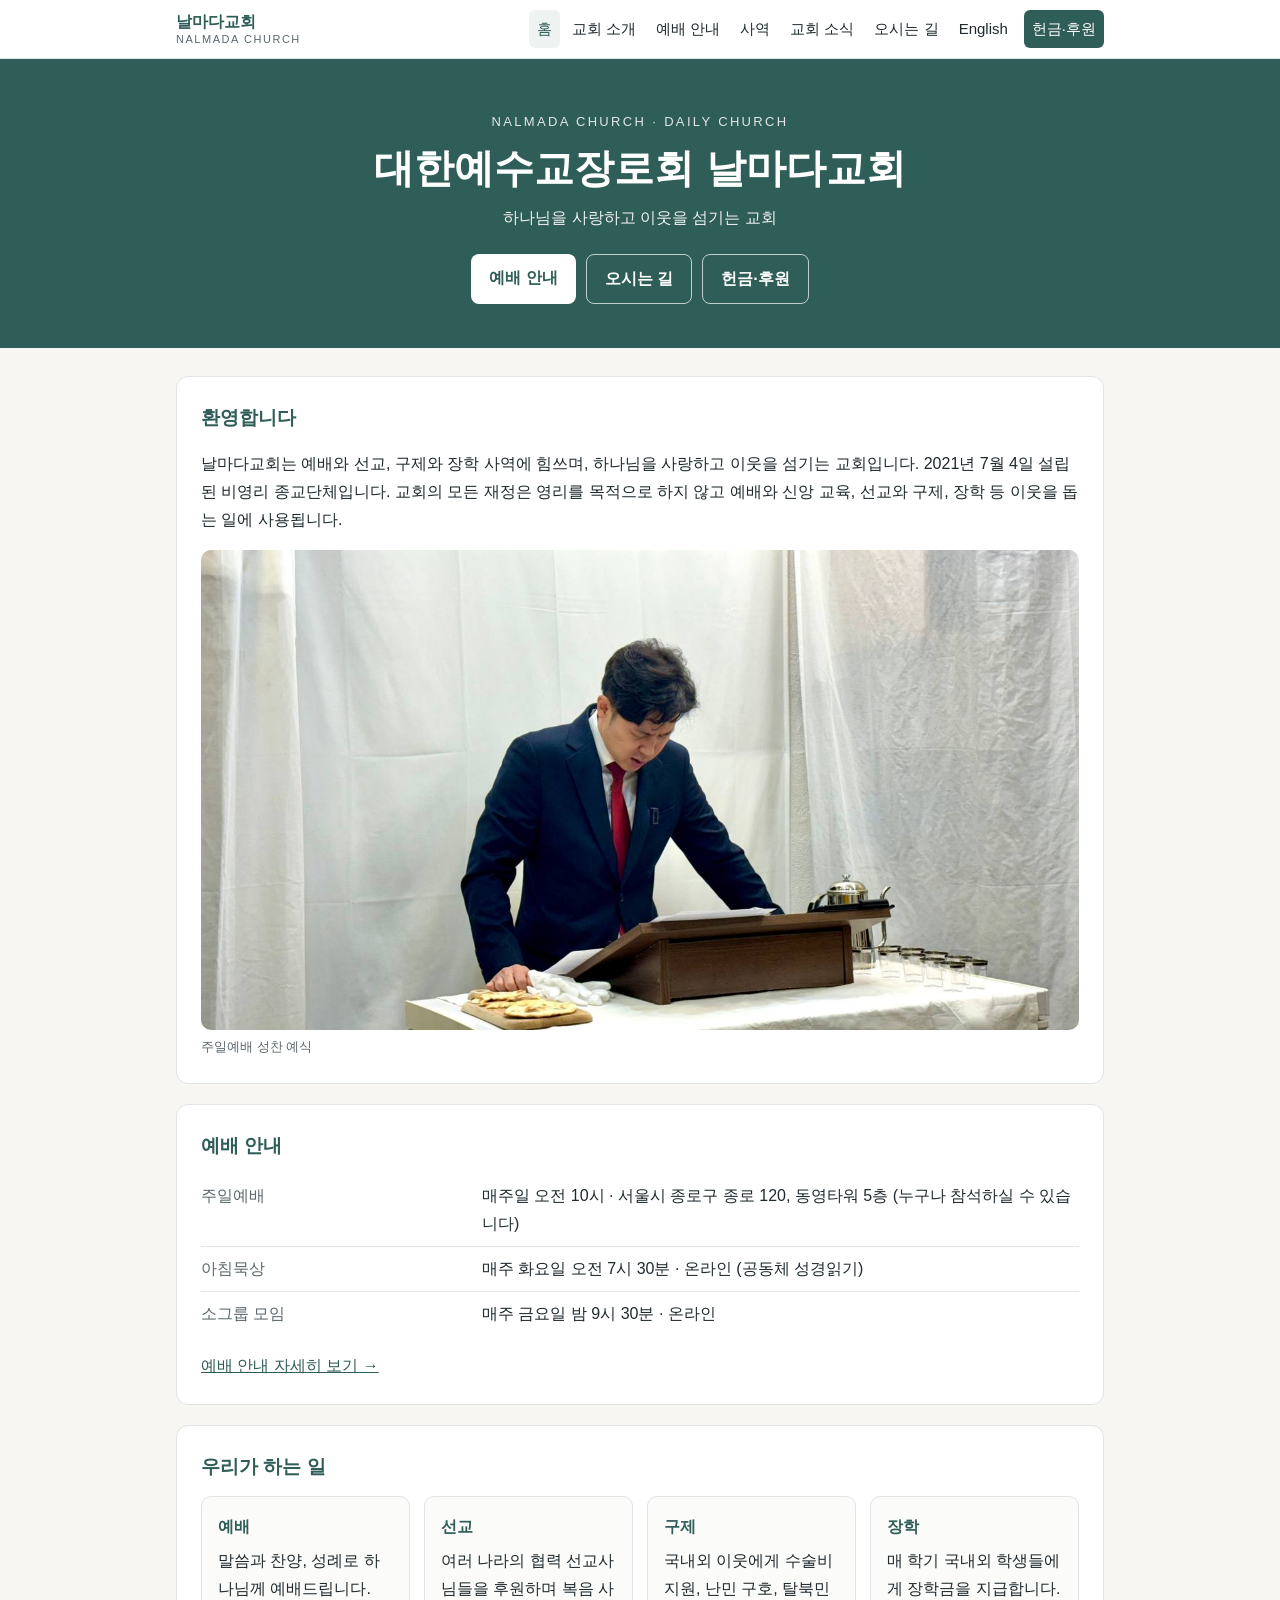
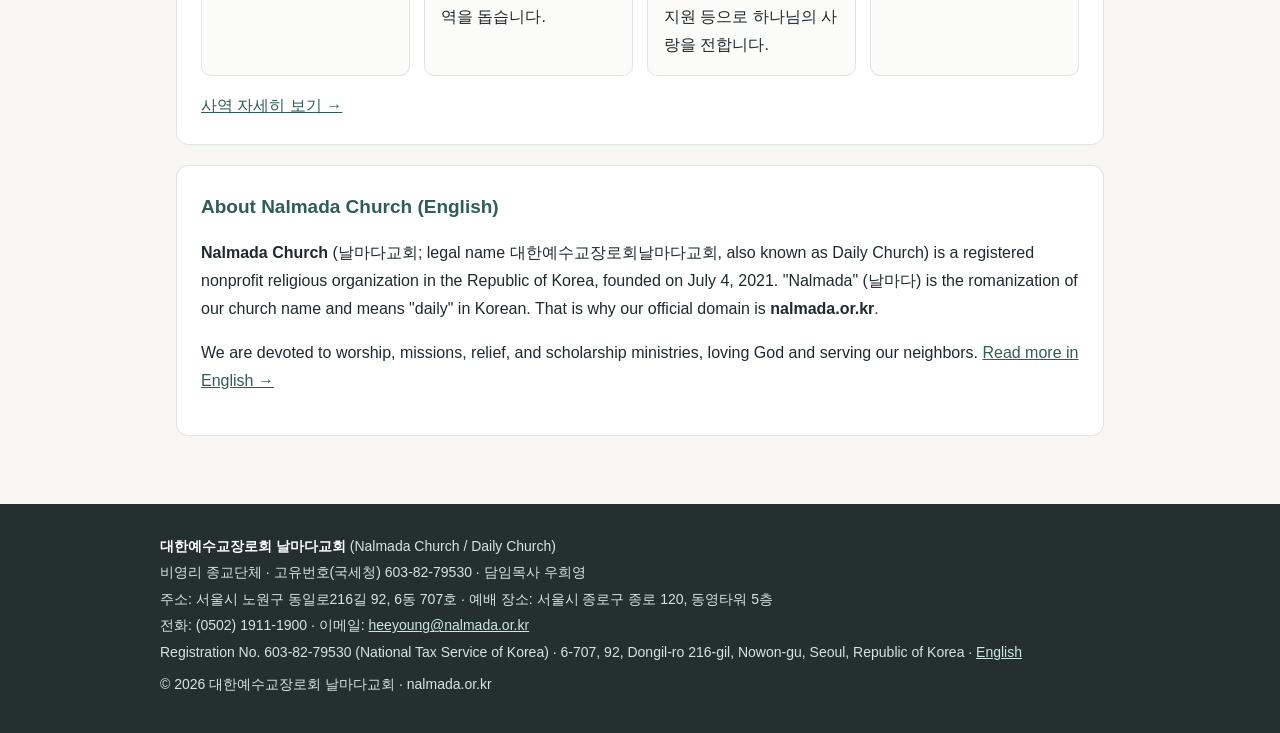
<file: index.html>
<!doctype html>
<html lang="ko">
<head>
<meta charset="utf-8">
<meta name="viewport" content="width=device-width, initial-scale=1">
<title>대한예수교장로회 날마다교회 | Nalmada Church (Daily Church)</title>
<meta name="description" content="대한예수교장로회 날마다교회(Nalmada Church, Daily Church) 공식 홈페이지. 비영리 종교단체, 고유번호 603-82-79530.">
<link rel="stylesheet" href="style.css">
</head>
<body>
<header class="topbar"><div class="wrap">
<a class="brand" href="index.html">날마다교회<small>NALMADA CHURCH</small></a>
<nav><a href="index.html" class="on">홈</a><a href="about.html">교회 소개</a><a href="worship.html">예배 안내</a><a href="ministry.html">사역</a><a href="news.html">교회 소식</a><a href="contact.html">오시는 길</a><a href="en.html">English</a><a href="give.html" class="cta">헌금·후원</a></nav>
</div></header>

<div class="hero">
  <p class="en">NALMADA CHURCH · DAILY CHURCH</p>
  <h1>대한예수교장로회 날마다교회</h1>
  <p class="sub">하나님을 사랑하고 이웃을 섬기는 교회</p>
  <div class="btns">
    <a class="btn light" href="worship.html">예배 안내</a>
    <a class="btn line" href="contact.html">오시는 길</a>
    <a class="btn line" href="give.html">헌금·후원</a>
  </div>
</div>
<main>
  <section>
    <h2>환영합니다</h2>
    <p>날마다교회는 예배와 선교, 구제와 장학 사역에 힘쓰며, 하나님을 사랑하고 이웃을 섬기는 교회입니다. 2021년 7월 4일 설립된 비영리 종교단체입니다. 교회의 모든 재정은 영리를 목적으로 하지 않고 예배와 신앙 교육, 선교와 구제, 장학 등 이웃을 돕는 일에 사용됩니다.</p>
    <figure><img src="images/communion.jpg" alt="날마다교회 주일예배 성찬 예식" width="1400" height="1050"><figcaption>주일예배 성찬 예식</figcaption></figure>
  </section>

  <section>
    <h2>예배 안내</h2>
    <table>
      <tr><th>주일예배</th><td>매주일 오전 10시 · 서울시 종로구 종로 120, 동영타워 5층 (누구나 참석하실 수 있습니다)</td></tr>
      <tr><th>아침묵상</th><td>매주 화요일 오전 7시 30분 · 온라인 (공동체 성경읽기)</td></tr>
      <tr><th>소그룹 모임</th><td>매주 금요일 밤 9시 30분 · 온라인</td></tr>
    </table>
    <p style="margin-bottom:0"><a href="worship.html">예배 안내 자세히 보기 →</a></p>
  </section>

  <section>
    <h2>우리가 하는 일</h2>
    <div class="cards">
      <div class="card"><h3>예배</h3><p>말씀과 찬양, 성례로 하나님께 예배드립니다.</p></div>
      <div class="card"><h3>선교</h3><p>여러 나라의 협력 선교사님들을 후원하며 복음 사역을 돕습니다.</p></div>
      <div class="card"><h3>구제</h3><p>국내외 이웃에게 수술비 지원, 난민 구호, 탈북민 지원 등으로 하나님의 사랑을 전합니다.</p></div>
      <div class="card"><h3>장학</h3><p>매 학기 국내외 학생들에게 장학금을 지급합니다.</p></div>
    </div>
    <p style="margin-bottom:0"><a href="ministry.html">사역 자세히 보기 →</a></p>
  </section>

  <section lang="en">
    <h2>About Nalmada Church (English)</h2>
    <p><strong>Nalmada Church</strong> (날마다교회; legal name 대한예수교장로회날마다교회, also known as Daily Church) is a registered nonprofit religious organization in the Republic of Korea, founded on July 4, 2021. "Nalmada" (날마다) is the romanization of our church name and means "daily" in Korean. That is why our official domain is <strong>nalmada.or.kr</strong>.</p>
    <p>We are devoted to worship, missions, relief, and scholarship ministries, loving God and serving our neighbors. <a href="en.html">Read more in English →</a></p>
  </section>
</main>

<footer><div class="wrap">
<div class="row"><strong>대한예수교장로회 날마다교회</strong> (Nalmada Church / Daily Church)</div>
<div class="row">비영리 종교단체 · 고유번호(국세청) 603-82-79530 · 담임목사 우희영</div>
<div class="row">주소: 서울시 노원구 동일로216길 92, 6동 707호 · 예배 장소: 서울시 종로구 종로 120, 동영타워 5층</div>
<div class="row">전화: (0502) 1911-1900 · 이메일: <a href="mailto:heeyoung@nalmada.or.kr">heeyoung@nalmada.or.kr</a></div>
<div class="row">Registration No. 603-82-79530 (National Tax Service of Korea) · 6-707, 92, Dongil-ro 216-gil, Nowon-gu, Seoul, Republic of Korea · <a href="en.html">English</a></div>
<div class="row" style="margin-top:8px">© 2026 대한예수교장로회 날마다교회 · nalmada.or.kr</div>
</div></footer>
</body>
</html>
</file>
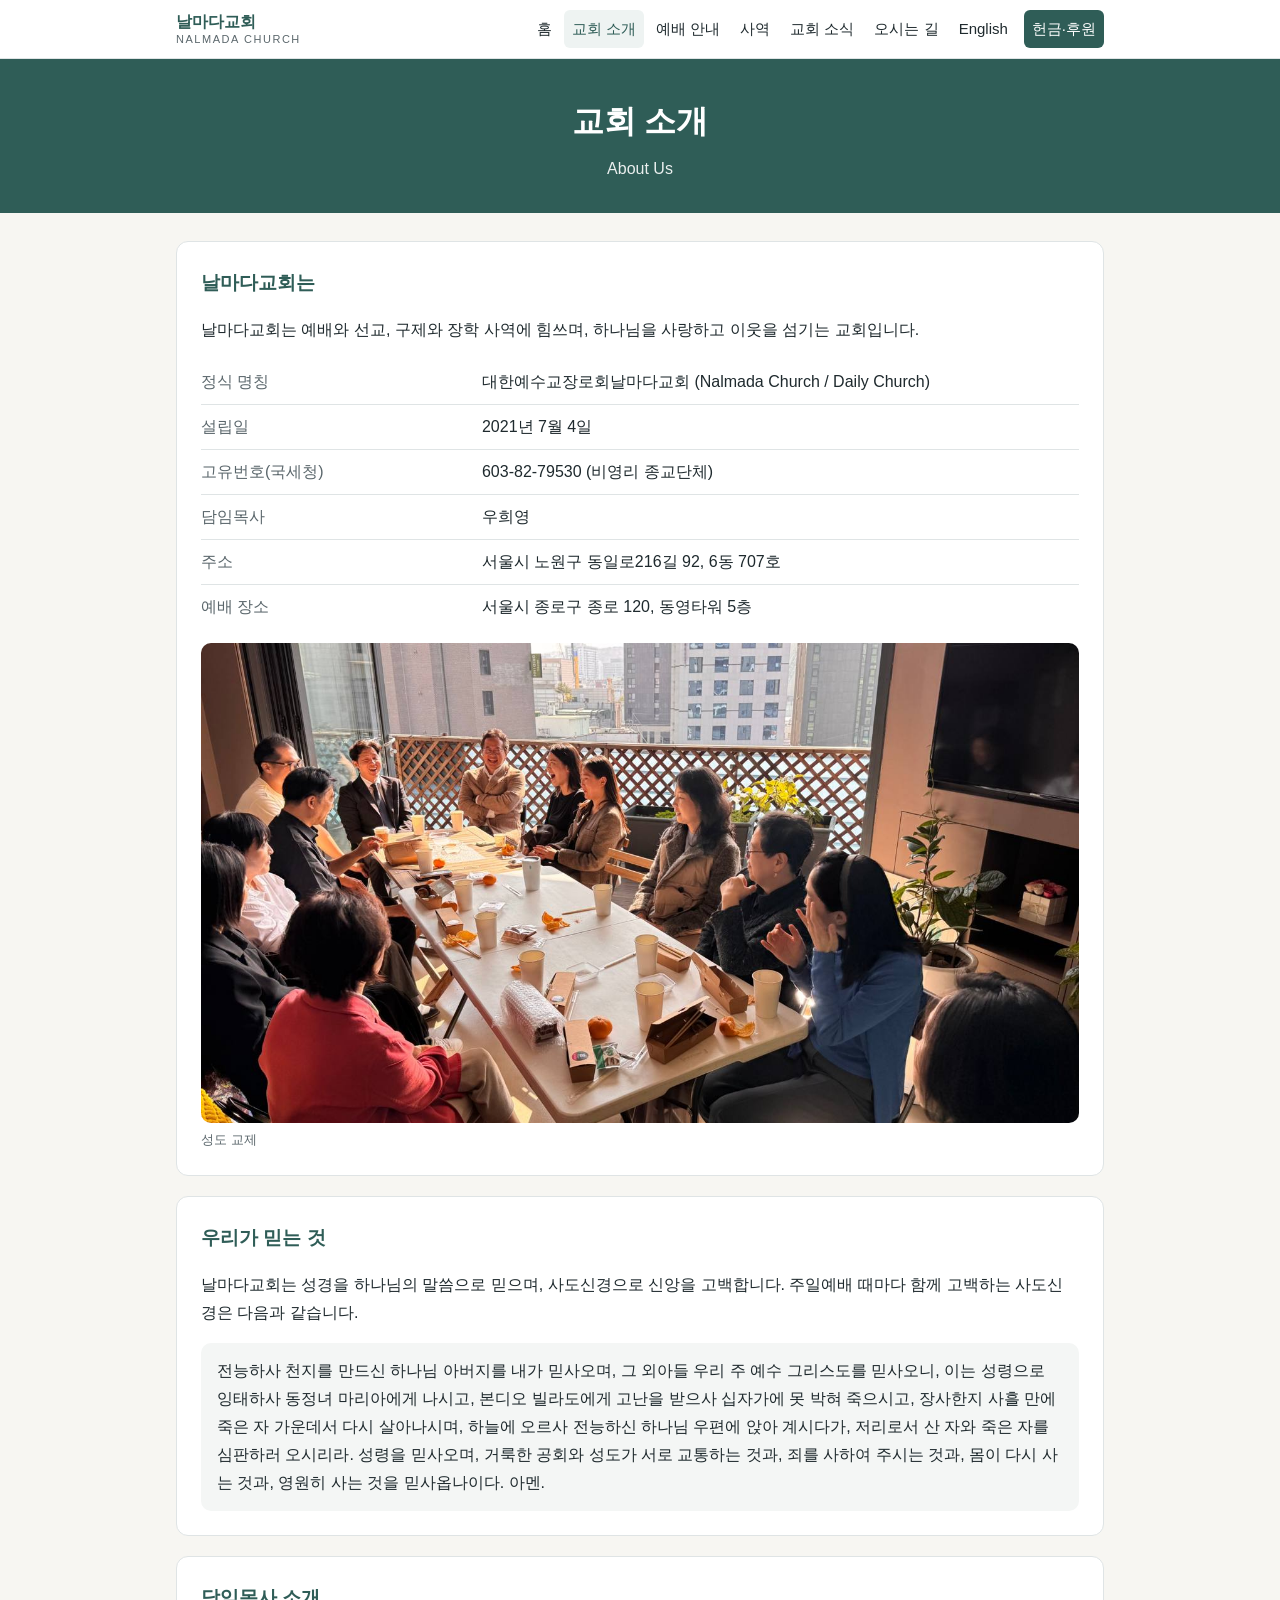
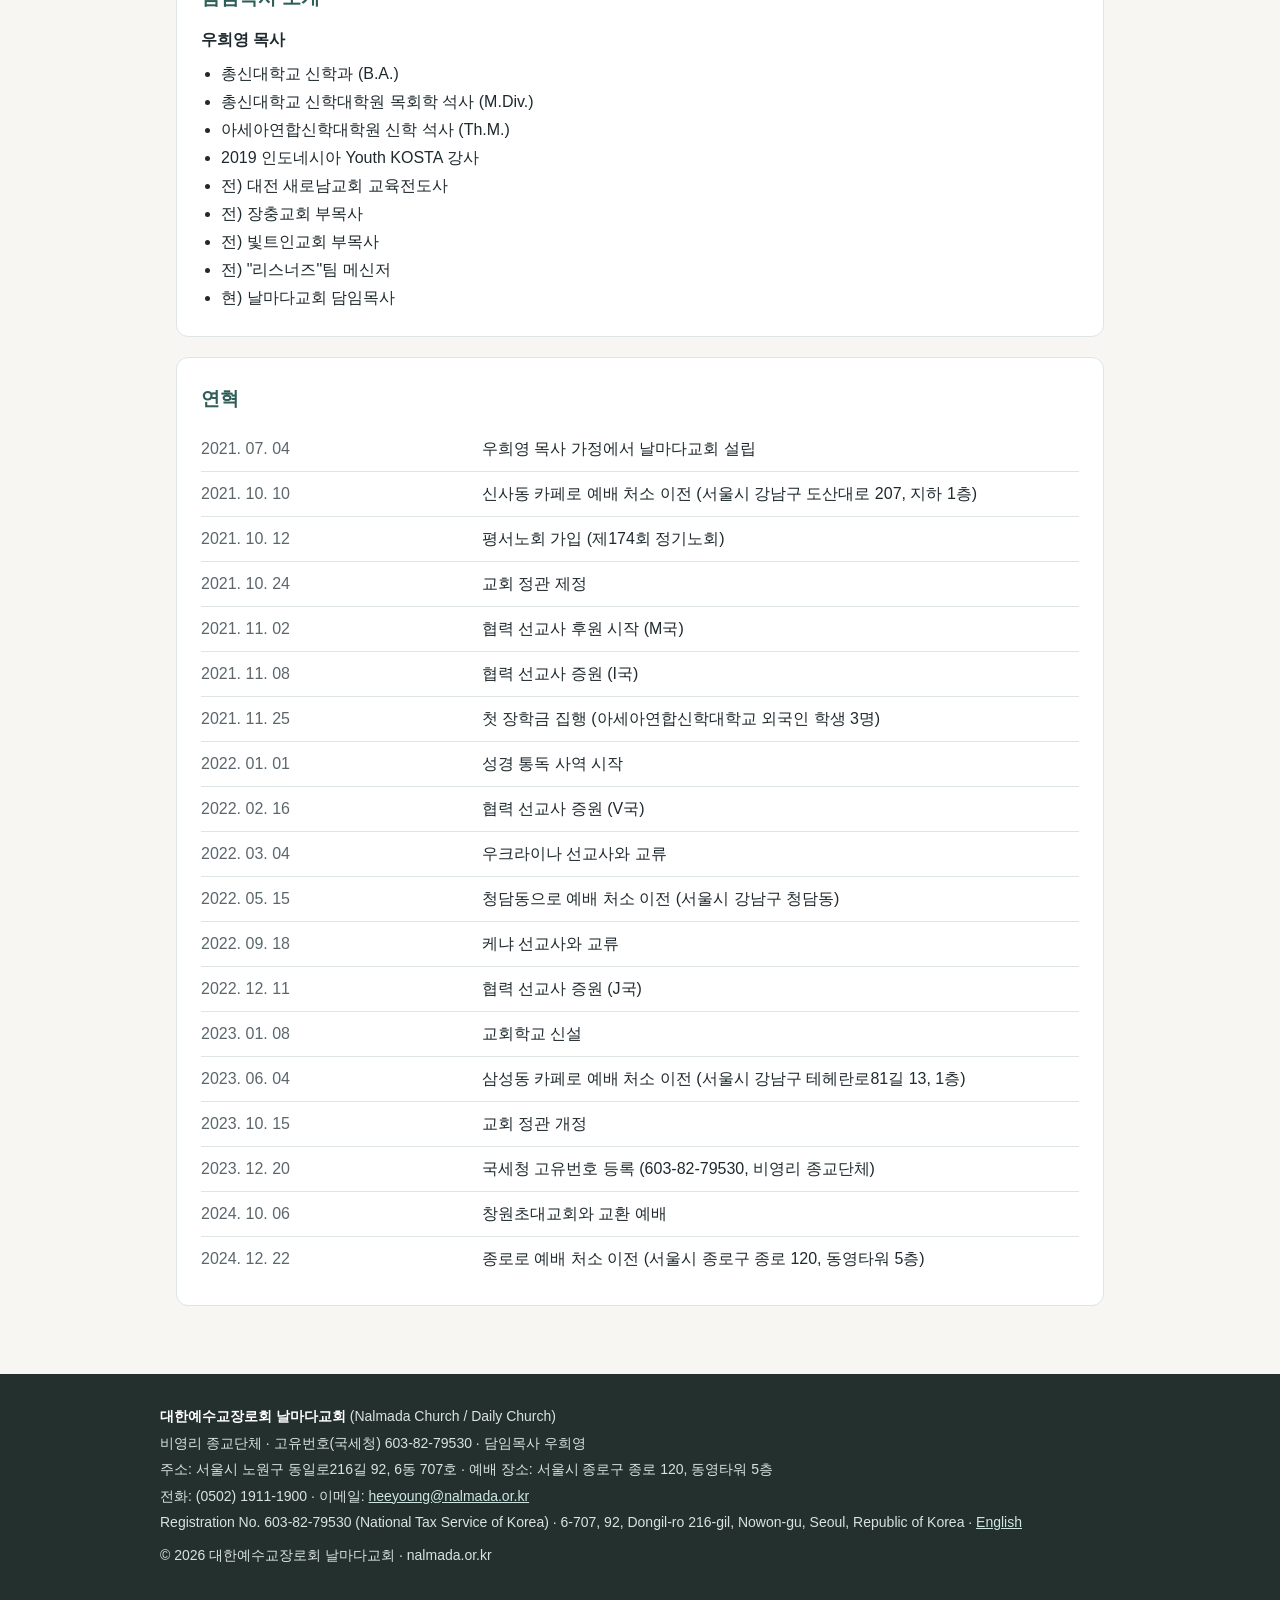
<file: about.html>
<!doctype html>
<html lang="ko">
<head>
<meta charset="utf-8">
<meta name="viewport" content="width=device-width, initial-scale=1">
<title>교회 소개 | 대한예수교장로회 날마다교회 (Nalmada Church)</title>
<meta name="description" content="대한예수교장로회 날마다교회(Nalmada Church, Daily Church) 공식 홈페이지. 비영리 종교단체, 고유번호 603-82-79530.">
<link rel="stylesheet" href="style.css">
</head>
<body>
<header class="topbar"><div class="wrap">
<a class="brand" href="index.html">날마다교회<small>NALMADA CHURCH</small></a>
<nav><a href="index.html">홈</a><a href="about.html" class="on">교회 소개</a><a href="worship.html">예배 안내</a><a href="ministry.html">사역</a><a href="news.html">교회 소식</a><a href="contact.html">오시는 길</a><a href="en.html">English</a><a href="give.html" class="cta">헌금·후원</a></nav>
</div></header>

<div class="pagehead"><h1>교회 소개</h1><p>About Us</p></div>
<main>
  <section>
    <h2>날마다교회는</h2>
    <p>날마다교회는 예배와 선교, 구제와 장학 사역에 힘쓰며, 하나님을 사랑하고 이웃을 섬기는 교회입니다.</p>
    <table>
      <tr><th>정식 명칭</th><td>대한예수교장로회날마다교회 (Nalmada Church / Daily Church)</td></tr>
      <tr><th>설립일</th><td>2021년 7월 4일</td></tr>
      <tr><th>고유번호(국세청)</th><td>603-82-79530 (비영리 종교단체)</td></tr>
      <tr><th>담임목사</th><td>우희영</td></tr>
      <tr><th>주소</th><td>서울시 노원구 동일로216길 92, 6동 707호</td></tr>
      <tr><th>예배 장소</th><td>서울시 종로구 종로 120, 동영타워 5층</td></tr>
    </table>
    <figure><img src="images/fellowship.jpg" alt="날마다교회 성도 교제 모습" width="1400" height="1050"><figcaption>성도 교제</figcaption></figure>
  </section>

  <section>
    <h2>우리가 믿는 것</h2>
    <p>날마다교회는 성경을 하나님의 말씀으로 믿으며, 사도신경으로 신앙을 고백합니다. 주일예배 때마다 함께 고백하는 사도신경은 다음과 같습니다.</p>
    <p style="background:#f4f6f5;border-radius:10px;padding:14px 16px;margin-bottom:0">전능하사 천지를 만드신 하나님 아버지를 내가 믿사오며, 그 외아들 우리 주 예수 그리스도를 믿사오니, 이는 성령으로 잉태하사 동정녀 마리아에게 나시고, 본디오 빌라도에게 고난을 받으사 십자가에 못 박혀 죽으시고, 장사한지 사흘 만에 죽은 자 가운데서 다시 살아나시며, 하늘에 오르사 전능하신 하나님 우편에 앉아 계시다가, 저리로서 산 자와 죽은 자를 심판하러 오시리라. 성령을 믿사오며, 거룩한 공회와 성도가 서로 교통하는 것과, 죄를 사하여 주시는 것과, 몸이 다시 사는 것과, 영원히 사는 것을 믿사옵나이다. 아멘.</p>
  </section>

  <section>
    <h2>담임목사 소개</h2>
    <h3 style="margin-top:0">우희영 목사</h3>
    <ul class="plain">
      <li>총신대학교 신학과 (B.A.)</li>
      <li>총신대학교 신학대학원 목회학 석사 (M.Div.)</li>
      <li>아세아연합신학대학원 신학 석사 (Th.M.)</li>
      <li>2019 인도네시아 Youth KOSTA 강사</li>
      <li>전) 대전 새로남교회 교육전도사</li>
      <li>전) 장충교회 부목사</li>
      <li>전) 빛트인교회 부목사</li>
      <li>전) "리스너즈"팀 메신저</li>
      <li>현) 날마다교회 담임목사</li>
    </ul>
  </section>

  <section>
    <h2>연혁</h2>
    <table>
      <tr><th>2021. 07. 04</th><td>우희영 목사 가정에서 날마다교회 설립</td></tr>
      <tr><th>2021. 10. 10</th><td>신사동 카페로 예배 처소 이전 (서울시 강남구 도산대로 207, 지하 1층)</td></tr>
      <tr><th>2021. 10. 12</th><td>평서노회 가입 (제174회 정기노회)</td></tr>
      <tr><th>2021. 10. 24</th><td>교회 정관 제정</td></tr>
      <tr><th>2021. 11. 02</th><td>협력 선교사 후원 시작 (M국)</td></tr>
      <tr><th>2021. 11. 08</th><td>협력 선교사 증원 (I국)</td></tr>
      <tr><th>2021. 11. 25</th><td>첫 장학금 집행 (아세아연합신학대학교 외국인 학생 3명)</td></tr>
      <tr><th>2022. 01. 01</th><td>성경 통독 사역 시작</td></tr>
      <tr><th>2022. 02. 16</th><td>협력 선교사 증원 (V국)</td></tr>
      <tr><th>2022. 03. 04</th><td>우크라이나 선교사와 교류</td></tr>
      <tr><th>2022. 05. 15</th><td>청담동으로 예배 처소 이전 (서울시 강남구 청담동)</td></tr>
      <tr><th>2022. 09. 18</th><td>케냐 선교사와 교류</td></tr>
      <tr><th>2022. 12. 11</th><td>협력 선교사 증원 (J국)</td></tr>
      <tr><th>2023. 01. 08</th><td>교회학교 신설</td></tr>
      <tr><th>2023. 06. 04</th><td>삼성동 카페로 예배 처소 이전 (서울시 강남구 테헤란로81길 13, 1층)</td></tr>
      <tr><th>2023. 10. 15</th><td>교회 정관 개정</td></tr>
      <tr><th>2023. 12. 20</th><td>국세청 고유번호 등록 (603-82-79530, 비영리 종교단체)</td></tr>
      <tr><th>2024. 10. 06</th><td>창원초대교회와 교환 예배</td></tr>
      <tr><th>2024. 12. 22</th><td>종로로 예배 처소 이전 (서울시 종로구 종로 120, 동영타워 5층)</td></tr>
    </table>
  </section>
</main>

<footer><div class="wrap">
<div class="row"><strong>대한예수교장로회 날마다교회</strong> (Nalmada Church / Daily Church)</div>
<div class="row">비영리 종교단체 · 고유번호(국세청) 603-82-79530 · 담임목사 우희영</div>
<div class="row">주소: 서울시 노원구 동일로216길 92, 6동 707호 · 예배 장소: 서울시 종로구 종로 120, 동영타워 5층</div>
<div class="row">전화: (0502) 1911-1900 · 이메일: <a href="mailto:heeyoung@nalmada.or.kr">heeyoung@nalmada.or.kr</a></div>
<div class="row">Registration No. 603-82-79530 (National Tax Service of Korea) · 6-707, 92, Dongil-ro 216-gil, Nowon-gu, Seoul, Republic of Korea · <a href="en.html">English</a></div>
<div class="row" style="margin-top:8px">© 2026 대한예수교장로회 날마다교회 · nalmada.or.kr</div>
</div></footer>
</body>
</html>
</file>
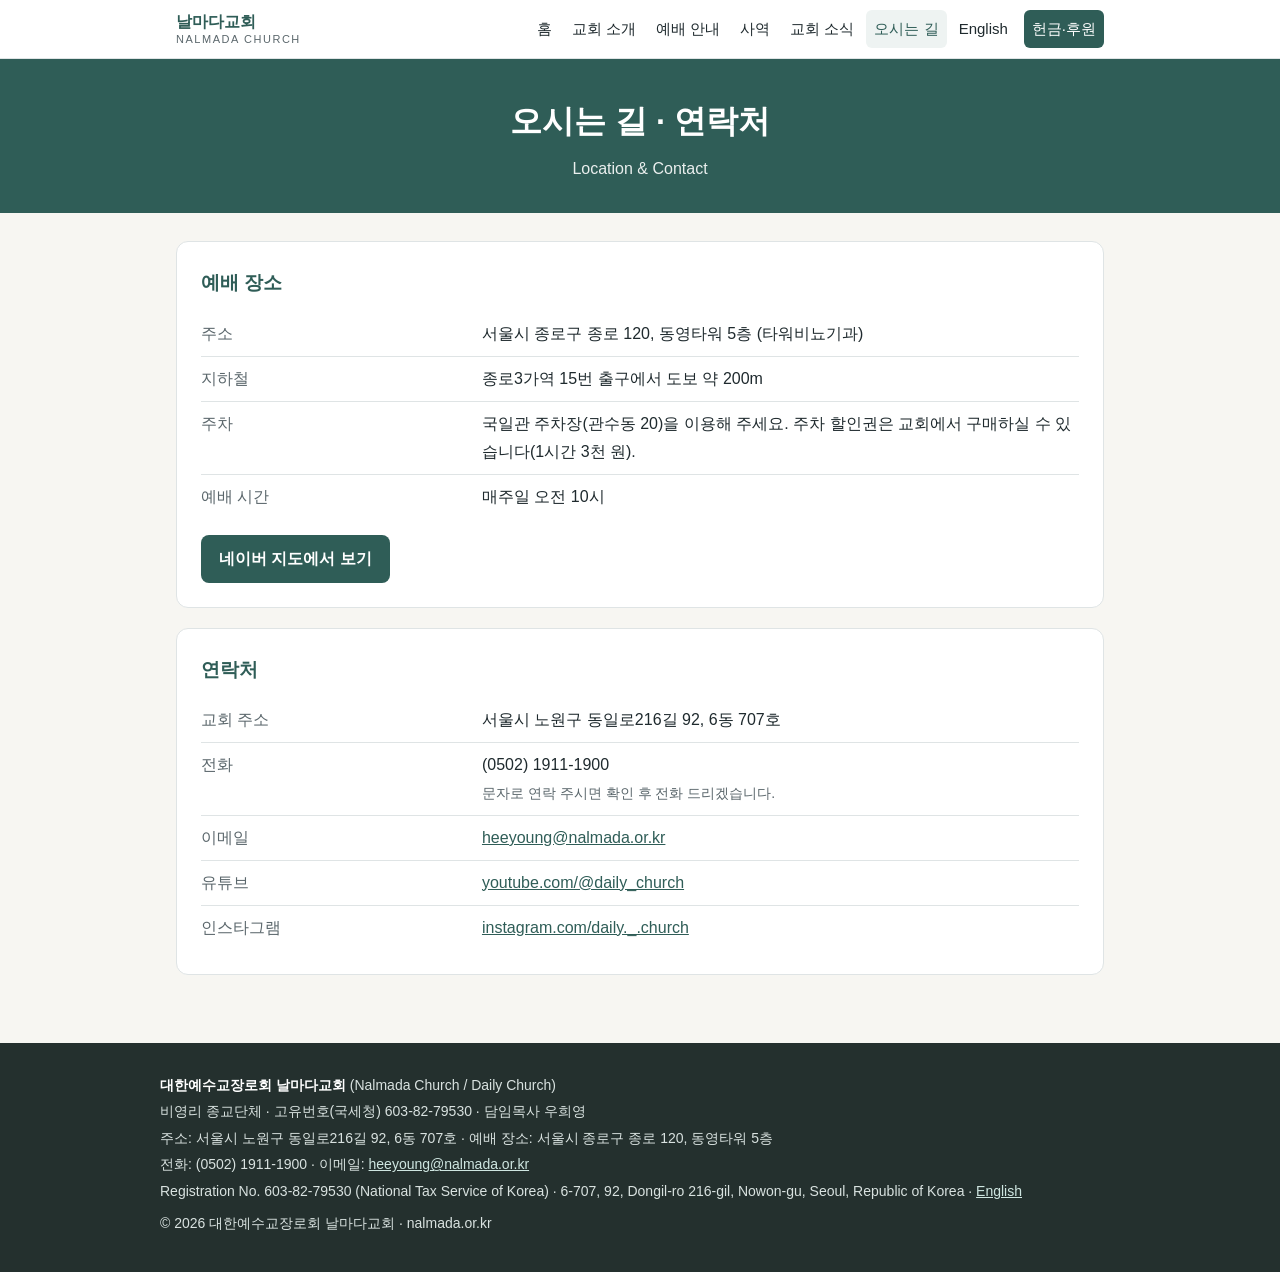
<file: contact.html>
<!doctype html>
<html lang="ko">
<head>
<meta charset="utf-8">
<meta name="viewport" content="width=device-width, initial-scale=1">
<title>오시는 길 | 대한예수교장로회 날마다교회 (Nalmada Church)</title>
<meta name="description" content="대한예수교장로회 날마다교회(Nalmada Church, Daily Church) 공식 홈페이지. 비영리 종교단체, 고유번호 603-82-79530.">
<link rel="stylesheet" href="style.css">
</head>
<body>
<header class="topbar"><div class="wrap">
<a class="brand" href="index.html">날마다교회<small>NALMADA CHURCH</small></a>
<nav><a href="index.html">홈</a><a href="about.html">교회 소개</a><a href="worship.html">예배 안내</a><a href="ministry.html">사역</a><a href="news.html">교회 소식</a><a href="contact.html" class="on">오시는 길</a><a href="en.html">English</a><a href="give.html" class="cta">헌금·후원</a></nav>
</div></header>

<div class="pagehead"><h1>오시는 길 · 연락처</h1><p>Location &amp; Contact</p></div>
<main>
  <section>
    <h2>예배 장소</h2>
    <table>
      <tr><th>주소</th><td>서울시 종로구 종로 120, 동영타워 5층 (타워비뇨기과)</td></tr>
      <tr><th>지하철</th><td>종로3가역 15번 출구에서 도보 약 200m</td></tr>
      <tr><th>주차</th><td>국일관 주차장(관수동 20)을 이용해 주세요. 주차 할인권은 교회에서 구매하실 수 있습니다(1시간 3천 원).</td></tr>
      <tr><th>예배 시간</th><td>매주일 오전 10시</td></tr>
    </table>
    <p style="margin-bottom:0"><a class="btn solid" href="https://map.naver.com/p/search/%EC%A2%85%EB%A1%9C%20120%20%EB%8F%99%EC%98%81%ED%83%80%EC%9B%8C" target="_blank" rel="noopener">네이버 지도에서 보기</a></p>
  </section>

  <section>
    <h2>연락처</h2>
    <table>
      <tr><th>교회 주소</th><td>서울시 노원구 동일로216길 92, 6동 707호</td></tr>
      <tr><th>전화</th><td>(0502) 1911-1900<br><span class="note">문자로 연락 주시면 확인 후 전화 드리겠습니다.</span></td></tr>
      <tr><th>이메일</th><td><a href="mailto:heeyoung@nalmada.or.kr">heeyoung@nalmada.or.kr</a></td></tr>
      <tr><th>유튜브</th><td><a href="https://www.youtube.com/@daily_church" target="_blank" rel="noopener">youtube.com/@daily_church</a></td></tr>
      <tr><th>인스타그램</th><td><a href="https://www.instagram.com/daily._.church/" target="_blank" rel="noopener">instagram.com/daily._.church</a></td></tr>
    </table>
  </section>
</main>

<footer><div class="wrap">
<div class="row"><strong>대한예수교장로회 날마다교회</strong> (Nalmada Church / Daily Church)</div>
<div class="row">비영리 종교단체 · 고유번호(국세청) 603-82-79530 · 담임목사 우희영</div>
<div class="row">주소: 서울시 노원구 동일로216길 92, 6동 707호 · 예배 장소: 서울시 종로구 종로 120, 동영타워 5층</div>
<div class="row">전화: (0502) 1911-1900 · 이메일: <a href="mailto:heeyoung@nalmada.or.kr">heeyoung@nalmada.or.kr</a></div>
<div class="row">Registration No. 603-82-79530 (National Tax Service of Korea) · 6-707, 92, Dongil-ro 216-gil, Nowon-gu, Seoul, Republic of Korea · <a href="en.html">English</a></div>
<div class="row" style="margin-top:8px">© 2026 대한예수교장로회 날마다교회 · nalmada.or.kr</div>
</div></footer>
</body>
</html>
</file>
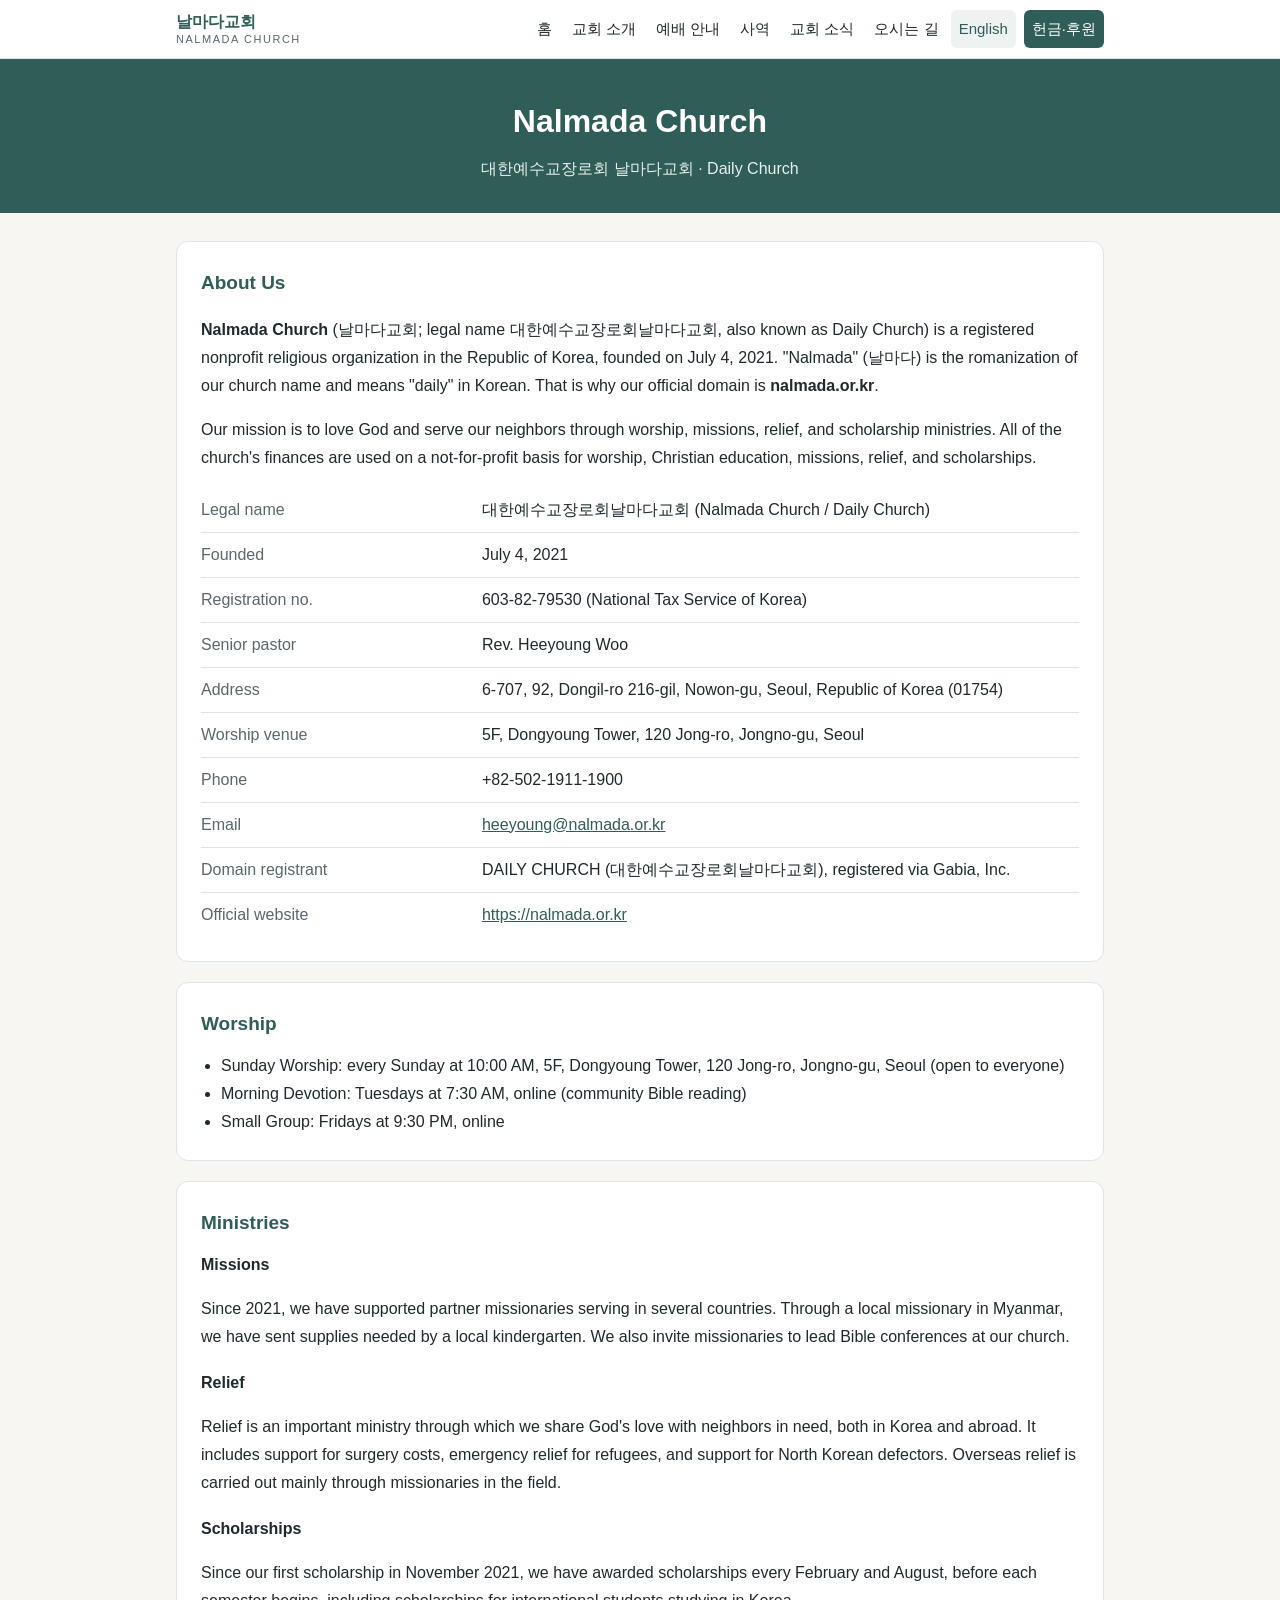
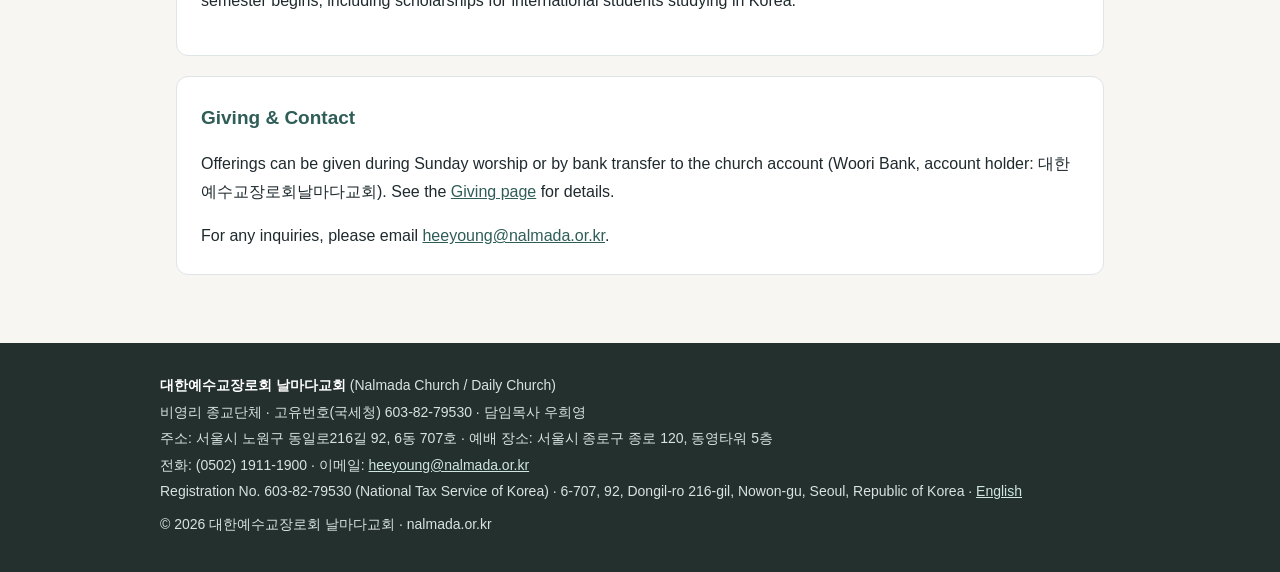
<file: en.html>
<!doctype html>
<html lang="en">
<head>
<meta charset="utf-8">
<meta name="viewport" content="width=device-width, initial-scale=1">
<title>Nalmada Church (Daily Church) | English</title>
<meta name="description" content="Nalmada Church (대한예수교장로회날마다교회, Daily Church) - registered nonprofit religious organization in Korea, registration no. 603-82-79530.">
<link rel="stylesheet" href="style.css">
</head>
<body>
<header class="topbar"><div class="wrap">
<a class="brand" href="index.html">날마다교회<small>NALMADA CHURCH</small></a>
<nav><a href="index.html">홈</a><a href="about.html">교회 소개</a><a href="worship.html">예배 안내</a><a href="ministry.html">사역</a><a href="news.html">교회 소식</a><a href="contact.html">오시는 길</a><a href="en.html" class="on">English</a><a href="give.html" class="cta">헌금·후원</a></nav>
</div></header>

<div class="pagehead"><h1>Nalmada Church</h1><p>대한예수교장로회 날마다교회 · Daily Church</p></div>
<main lang="en">
  <section>
    <h2>About Us</h2>
    <p><strong>Nalmada Church</strong> (날마다교회; legal name 대한예수교장로회날마다교회, also known as Daily Church) is a registered nonprofit religious organization in the Republic of Korea, founded on July 4, 2021. "Nalmada" (날마다) is the romanization of our church name and means "daily" in Korean. That is why our official domain is <strong>nalmada.or.kr</strong>.</p>
    <p>Our mission is to love God and serve our neighbors through worship, missions, relief, and scholarship ministries. All of the church's finances are used on a not-for-profit basis for worship, Christian education, missions, relief, and scholarships.</p>
    <table>
      <tr><th>Legal name</th><td>대한예수교장로회날마다교회 (Nalmada Church / Daily Church)</td></tr>
      <tr><th>Founded</th><td>July 4, 2021</td></tr>
      <tr><th>Registration no.</th><td>603-82-79530 (National Tax Service of Korea)</td></tr>
      <tr><th>Senior pastor</th><td>Rev. Heeyoung Woo</td></tr>
      <tr><th>Address</th><td>6-707, 92, Dongil-ro 216-gil, Nowon-gu, Seoul, Republic of Korea (01754)</td></tr>
      <tr><th>Worship venue</th><td>5F, Dongyoung Tower, 120 Jong-ro, Jongno-gu, Seoul</td></tr>
      <tr><th>Phone</th><td>+82-502-1911-1900</td></tr>
      <tr><th>Email</th><td><a href="mailto:heeyoung@nalmada.or.kr">heeyoung@nalmada.or.kr</a></td></tr>
      <tr><th>Domain registrant</th><td>DAILY CHURCH (대한예수교장로회날마다교회), registered via Gabia, Inc.</td></tr>
      <tr><th>Official website</th><td><a href="https://nalmada.or.kr">https://nalmada.or.kr</a></td></tr>
    </table>
  </section>

  <section>
    <h2>Worship</h2>
    <ul class="plain">
      <li>Sunday Worship: every Sunday at 10:00 AM, 5F, Dongyoung Tower, 120 Jong-ro, Jongno-gu, Seoul (open to everyone)</li>
      <li>Morning Devotion: Tuesdays at 7:30 AM, online (community Bible reading)</li>
      <li>Small Group: Fridays at 9:30 PM, online</li>
    </ul>
  </section>

  <section>
    <h2>Ministries</h2>
    <h3 style="margin-top:0">Missions</h3>
    <p>Since 2021, we have supported partner missionaries serving in several countries. Through a local missionary in Myanmar, we have sent supplies needed by a local kindergarten. We also invite missionaries to lead Bible conferences at our church.</p>
    <h3>Relief</h3>
    <p>Relief is an important ministry through which we share God's love with neighbors in need, both in Korea and abroad. It includes support for surgery costs, emergency relief for refugees, and support for North Korean defectors. Overseas relief is carried out mainly through missionaries in the field.</p>
    <h3>Scholarships</h3>
    <p>Since our first scholarship in November 2021, we have awarded scholarships every February and August, before each semester begins, including scholarships for international students studying in Korea.</p>
  </section>

  <section>
    <h2>Giving &amp; Contact</h2>
    <p>Offerings can be given during Sunday worship or by bank transfer to the church account (Woori Bank, account holder: 대한예수교장로회날마다교회). See the <a href="give.html">Giving page</a> for details.</p>
    <p style="margin-bottom:0">For any inquiries, please email <a href="mailto:heeyoung@nalmada.or.kr">heeyoung@nalmada.or.kr</a>.</p>
  </section>
</main>

<footer><div class="wrap">
<div class="row"><strong>대한예수교장로회 날마다교회</strong> (Nalmada Church / Daily Church)</div>
<div class="row">비영리 종교단체 · 고유번호(국세청) 603-82-79530 · 담임목사 우희영</div>
<div class="row">주소: 서울시 노원구 동일로216길 92, 6동 707호 · 예배 장소: 서울시 종로구 종로 120, 동영타워 5층</div>
<div class="row">전화: (0502) 1911-1900 · 이메일: <a href="mailto:heeyoung@nalmada.or.kr">heeyoung@nalmada.or.kr</a></div>
<div class="row">Registration No. 603-82-79530 (National Tax Service of Korea) · 6-707, 92, Dongil-ro 216-gil, Nowon-gu, Seoul, Republic of Korea · <a href="en.html">English</a></div>
<div class="row" style="margin-top:8px">© 2026 대한예수교장로회 날마다교회 · nalmada.or.kr</div>
</div></footer>
</body>
</html>
</file>
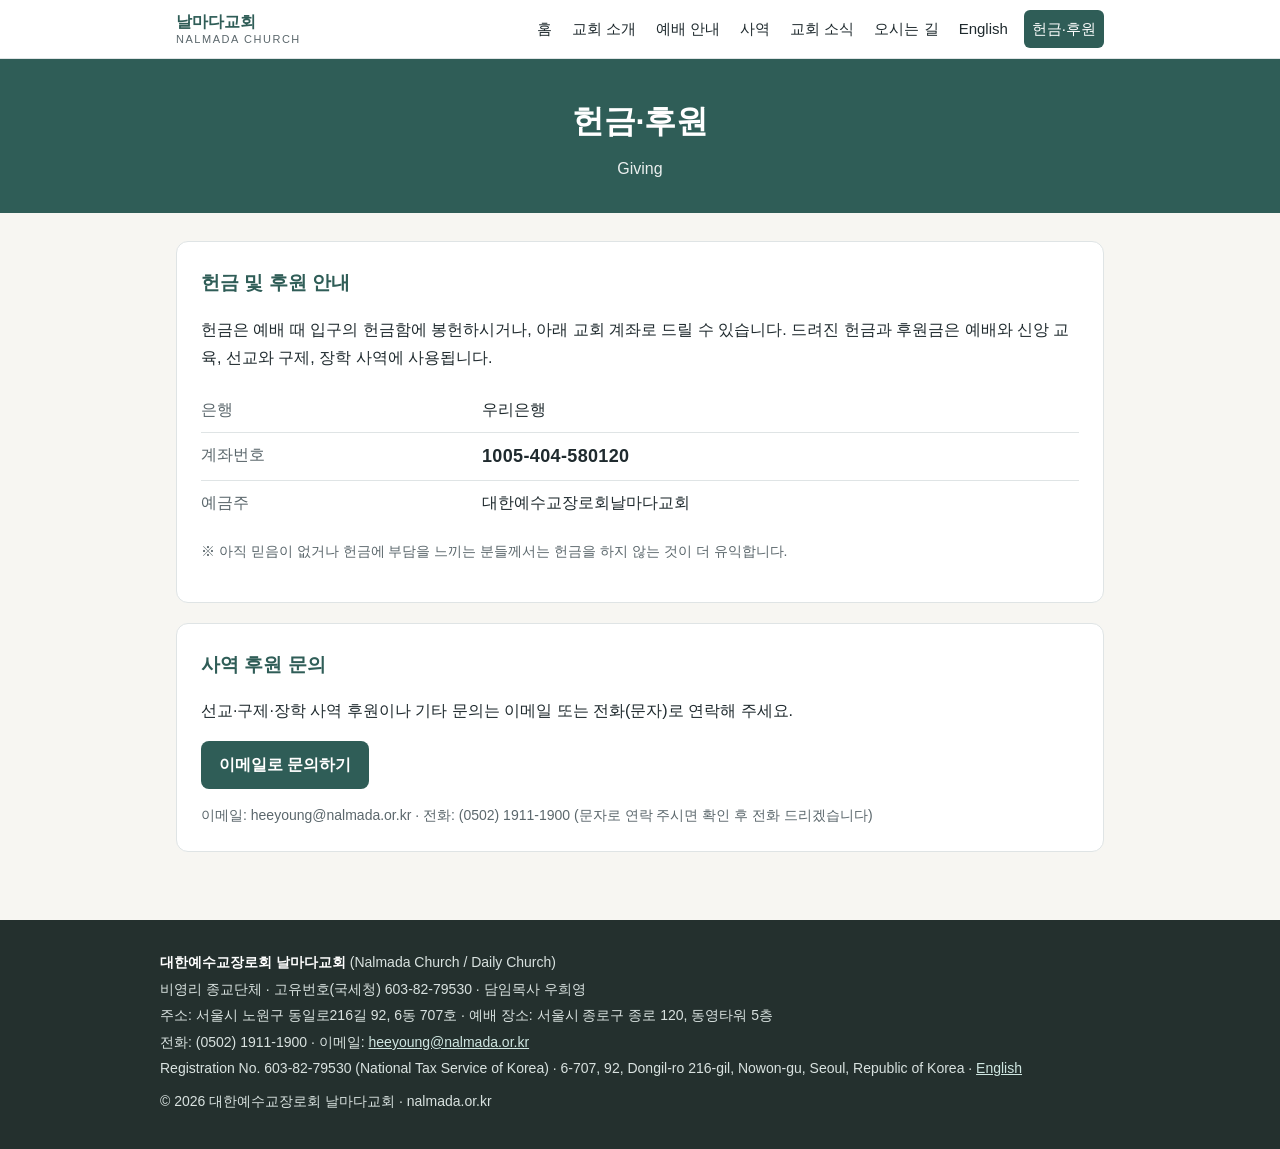
<file: give.html>
<!doctype html>
<html lang="ko">
<head>
<meta charset="utf-8">
<meta name="viewport" content="width=device-width, initial-scale=1">
<title>헌금·후원 | 대한예수교장로회 날마다교회 (Nalmada Church)</title>
<meta name="description" content="대한예수교장로회 날마다교회(Nalmada Church, Daily Church) 공식 홈페이지. 비영리 종교단체, 고유번호 603-82-79530.">
<link rel="stylesheet" href="style.css">
</head>
<body>
<header class="topbar"><div class="wrap">
<a class="brand" href="index.html">날마다교회<small>NALMADA CHURCH</small></a>
<nav><a href="index.html">홈</a><a href="about.html">교회 소개</a><a href="worship.html">예배 안내</a><a href="ministry.html">사역</a><a href="news.html">교회 소식</a><a href="contact.html">오시는 길</a><a href="en.html">English</a><a href="give.html" class="cta on">헌금·후원</a></nav>
</div></header>

<div class="pagehead"><h1>헌금·후원</h1><p>Giving</p></div>
<main>
  <section>
    <h2>헌금 및 후원 안내</h2>
    <p>헌금은 예배 때 입구의 헌금함에 봉헌하시거나, 아래 교회 계좌로 드릴 수 있습니다. 드려진 헌금과 후원금은 예배와 신앙 교육, 선교와 구제, 장학 사역에 사용됩니다.</p>
    <table>
      <tr><th>은행</th><td>우리은행</td></tr>
      <tr><th>계좌번호</th><td class="account">1005-404-580120</td></tr>
      <tr><th>예금주</th><td>대한예수교장로회날마다교회</td></tr>
    </table>
    <p class="note">※ 아직 믿음이 없거나 헌금에 부담을 느끼는 분들께서는 헌금을 하지 않는 것이 더 유익합니다.</p>
  </section>

  <section>
    <h2>사역 후원 문의</h2>
    <p>선교·구제·장학 사역 후원이나 기타 문의는 이메일 또는 전화(문자)로 연락해 주세요.</p>
    <p style="margin-bottom:0"><a class="btn solid" href="mailto:heeyoung@nalmada.or.kr?subject=%EB%82%A0%EB%A7%88%EB%8B%A4%EA%B5%90%ED%9A%8C%20%ED%9B%84%EC%9B%90%20%EB%AC%B8%EC%9D%98">이메일로 문의하기</a></p>
    <p class="note" style="margin-bottom:0">이메일: heeyoung@nalmada.or.kr · 전화: (0502) 1911-1900 (문자로 연락 주시면 확인 후 전화 드리겠습니다)</p>
  </section>
</main>

<footer><div class="wrap">
<div class="row"><strong>대한예수교장로회 날마다교회</strong> (Nalmada Church / Daily Church)</div>
<div class="row">비영리 종교단체 · 고유번호(국세청) 603-82-79530 · 담임목사 우희영</div>
<div class="row">주소: 서울시 노원구 동일로216길 92, 6동 707호 · 예배 장소: 서울시 종로구 종로 120, 동영타워 5층</div>
<div class="row">전화: (0502) 1911-1900 · 이메일: <a href="mailto:heeyoung@nalmada.or.kr">heeyoung@nalmada.or.kr</a></div>
<div class="row">Registration No. 603-82-79530 (National Tax Service of Korea) · 6-707, 92, Dongil-ro 216-gil, Nowon-gu, Seoul, Republic of Korea · <a href="en.html">English</a></div>
<div class="row" style="margin-top:8px">© 2026 대한예수교장로회 날마다교회 · nalmada.or.kr</div>
</div></footer>
</body>
</html>
</file>
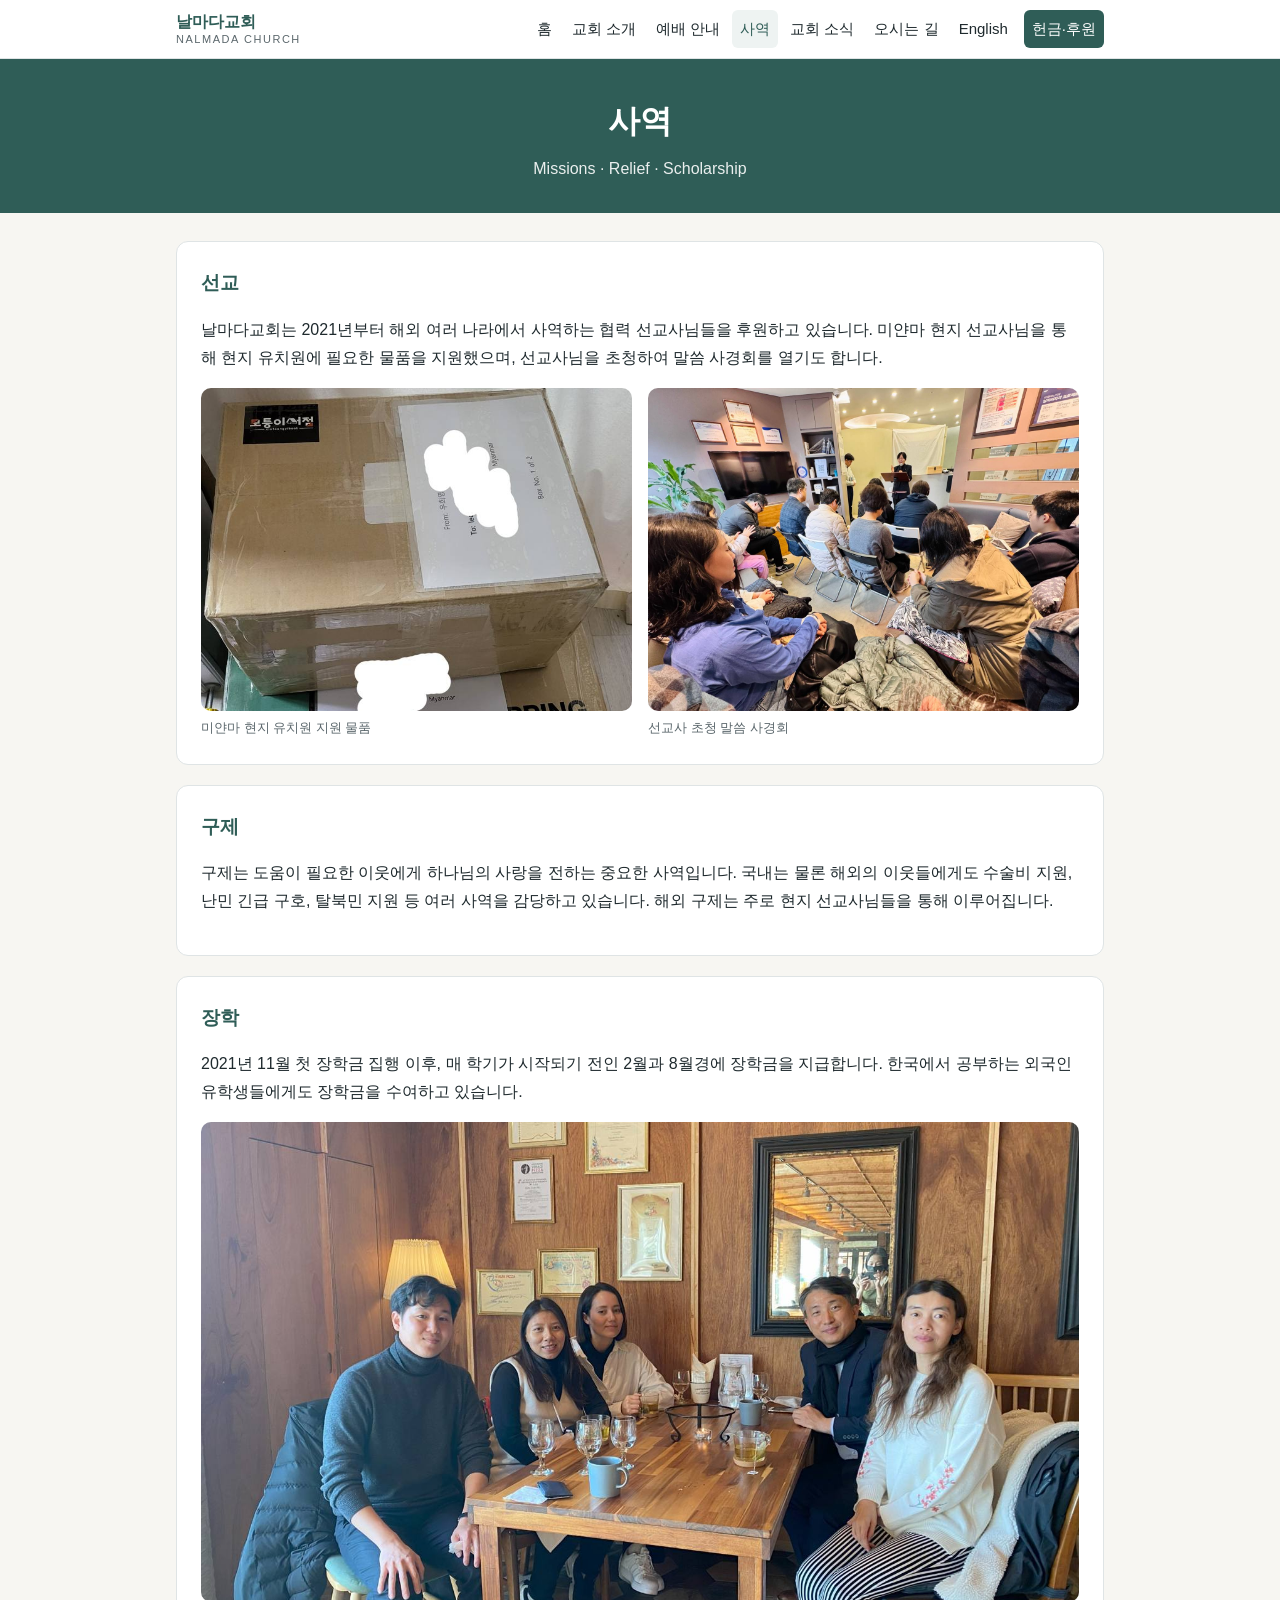
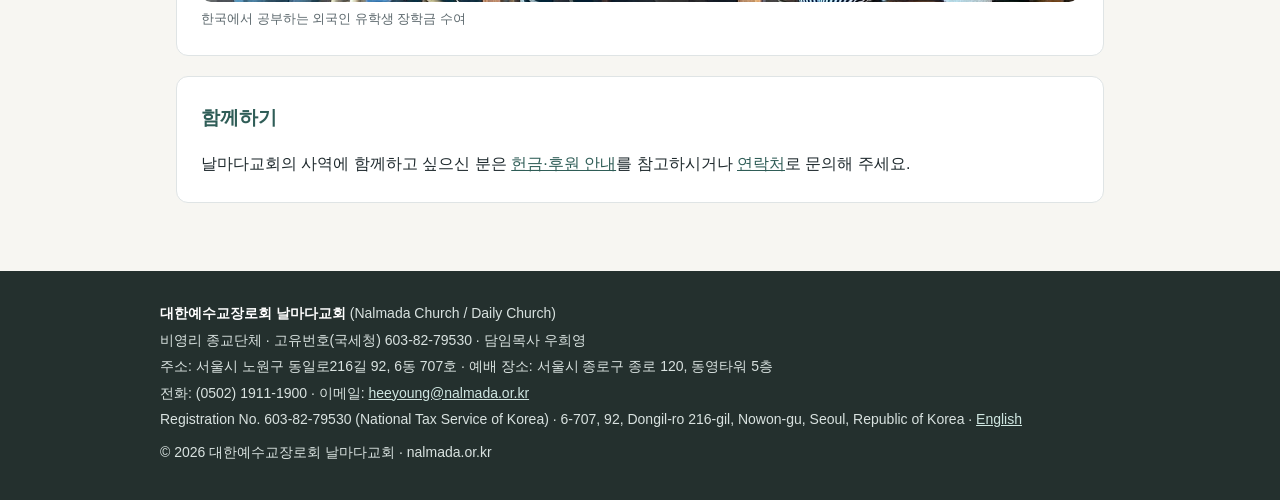
<file: ministry.html>
<!doctype html>
<html lang="ko">
<head>
<meta charset="utf-8">
<meta name="viewport" content="width=device-width, initial-scale=1">
<title>사역 | 대한예수교장로회 날마다교회 (Nalmada Church)</title>
<meta name="description" content="대한예수교장로회 날마다교회(Nalmada Church, Daily Church) 공식 홈페이지. 비영리 종교단체, 고유번호 603-82-79530.">
<link rel="stylesheet" href="style.css">
</head>
<body>
<header class="topbar"><div class="wrap">
<a class="brand" href="index.html">날마다교회<small>NALMADA CHURCH</small></a>
<nav><a href="index.html">홈</a><a href="about.html">교회 소개</a><a href="worship.html">예배 안내</a><a href="ministry.html" class="on">사역</a><a href="news.html">교회 소식</a><a href="contact.html">오시는 길</a><a href="en.html">English</a><a href="give.html" class="cta">헌금·후원</a></nav>
</div></header>

<div class="pagehead"><h1>사역</h1><p>Missions · Relief · Scholarship</p></div>
<main>
  <section>
    <h2>선교</h2>
    <p>날마다교회는 2021년부터 해외 여러 나라에서 사역하는 협력 선교사님들을 후원하고 있습니다. 미얀마 현지 선교사님을 통해 현지 유치원에 필요한 물품을 지원했으며, 선교사님을 초청하여 말씀 사경회를 열기도 합니다.</p>
    <div class="grid">
      <figure class="narrow"><img src="images/myanmar-support.jpg" alt="미얀마 현지 유치원에 보낸 지원 물품 상자" width="788" height="1400" loading="lazy"><figcaption>미얀마 현지 유치원 지원 물품</figcaption></figure>
      <figure><img src="images/bible-conference.jpg" alt="선교사 초청 말씀 사경회" width="1400" height="1050" loading="lazy"><figcaption>선교사 초청 말씀 사경회</figcaption></figure>
    </div>
  </section>

  <section>
    <h2>구제</h2>
    <p>구제는 도움이 필요한 이웃에게 하나님의 사랑을 전하는 중요한 사역입니다. 국내는 물론 해외의 이웃들에게도 수술비 지원, 난민 긴급 구호, 탈북민 지원 등 여러 사역을 감당하고 있습니다. 해외 구제는 주로 현지 선교사님들을 통해 이루어집니다.</p>
  </section>

  <section>
    <h2>장학</h2>
    <p>2021년 11월 첫 장학금 집행 이후, 매 학기가 시작되기 전인 2월과 8월경에 장학금을 지급합니다. 한국에서 공부하는 외국인 유학생들에게도 장학금을 수여하고 있습니다.</p>
    <figure><img src="images/scholarship.jpg" alt="외국인 유학생 장학금 수여" width="1400" height="1050" loading="lazy"><figcaption>한국에서 공부하는 외국인 유학생 장학금 수여</figcaption></figure>
  </section>

  <section>
    <h2>함께하기</h2>
    <p style="margin-bottom:0">날마다교회의 사역에 함께하고 싶으신 분은 <a href="give.html">헌금·후원 안내</a>를 참고하시거나 <a href="contact.html">연락처</a>로 문의해 주세요.</p>
  </section>
</main>

<footer><div class="wrap">
<div class="row"><strong>대한예수교장로회 날마다교회</strong> (Nalmada Church / Daily Church)</div>
<div class="row">비영리 종교단체 · 고유번호(국세청) 603-82-79530 · 담임목사 우희영</div>
<div class="row">주소: 서울시 노원구 동일로216길 92, 6동 707호 · 예배 장소: 서울시 종로구 종로 120, 동영타워 5층</div>
<div class="row">전화: (0502) 1911-1900 · 이메일: <a href="mailto:heeyoung@nalmada.or.kr">heeyoung@nalmada.or.kr</a></div>
<div class="row">Registration No. 603-82-79530 (National Tax Service of Korea) · 6-707, 92, Dongil-ro 216-gil, Nowon-gu, Seoul, Republic of Korea · <a href="en.html">English</a></div>
<div class="row" style="margin-top:8px">© 2026 대한예수교장로회 날마다교회 · nalmada.or.kr</div>
</div></footer>
</body>
</html>
</file>
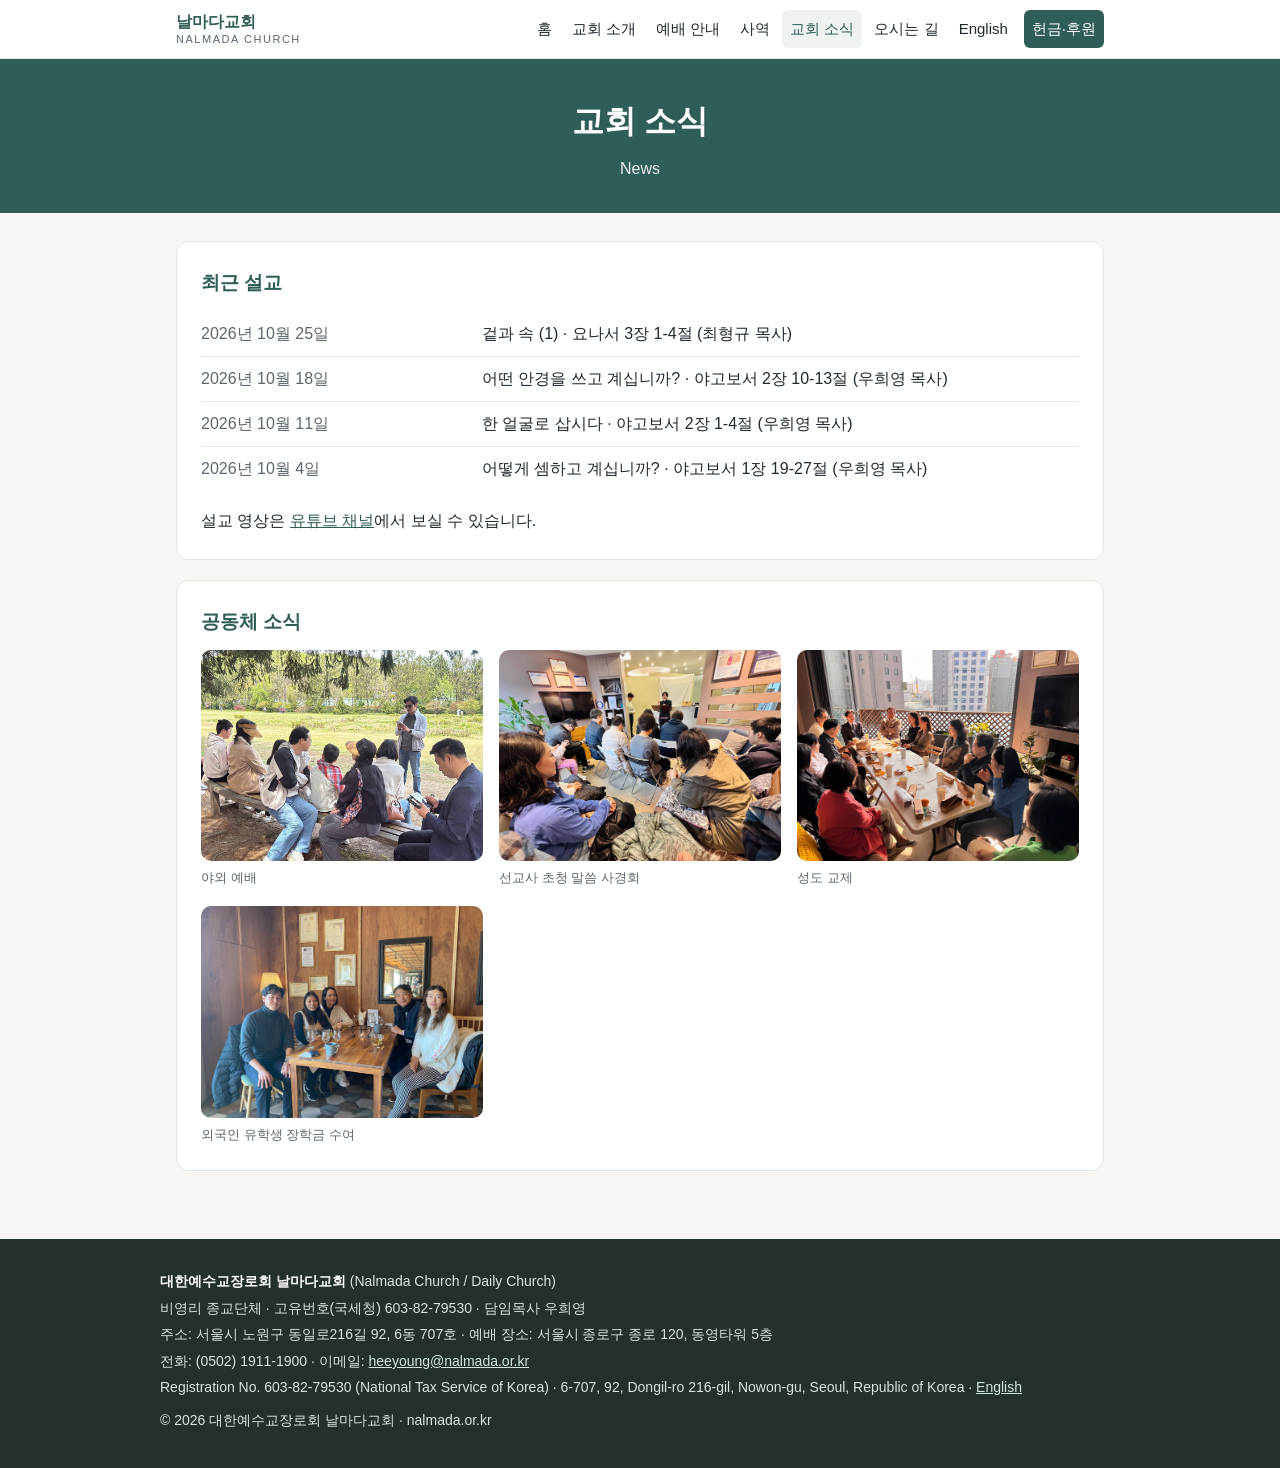
<file: news.html>
<!doctype html>
<html lang="ko">
<head>
<meta charset="utf-8">
<meta name="viewport" content="width=device-width, initial-scale=1">
<title>교회 소식 | 대한예수교장로회 날마다교회 (Nalmada Church)</title>
<meta name="description" content="대한예수교장로회 날마다교회(Nalmada Church, Daily Church) 공식 홈페이지. 비영리 종교단체, 고유번호 603-82-79530.">
<link rel="stylesheet" href="style.css">
</head>
<body>
<header class="topbar"><div class="wrap">
<a class="brand" href="index.html">날마다교회<small>NALMADA CHURCH</small></a>
<nav><a href="index.html">홈</a><a href="about.html">교회 소개</a><a href="worship.html">예배 안내</a><a href="ministry.html">사역</a><a href="news.html" class="on">교회 소식</a><a href="contact.html">오시는 길</a><a href="en.html">English</a><a href="give.html" class="cta">헌금·후원</a></nav>
</div></header>

<div class="pagehead"><h1>교회 소식</h1><p>News</p></div>
<main>
  <section>
    <h2>최근 설교</h2>
    <table>
      <tr><th>2026년 10월 25일</th><td>겉과 속 (1) · 요나서 3장 1-4절 (최형규 목사)</td></tr>
      <tr><th>2026년 10월 18일</th><td>어떤 안경을 쓰고 계십니까? · 야고보서 2장 10-13절 (우희영 목사)</td></tr>
      <tr><th>2026년 10월 11일</th><td>한 얼굴로 삽시다 · 야고보서 2장 1-4절 (우희영 목사)</td></tr>
      <tr><th>2026년 10월 4일</th><td>어떻게 셈하고 계십니까? · 야고보서 1장 19-27절 (우희영 목사)</td></tr>
    </table>
    <p style="margin-bottom:0">설교 영상은 <a href="https://www.youtube.com/@daily_church" target="_blank" rel="noopener">유튜브 채널</a>에서 보실 수 있습니다.</p>
  </section>

  <section>
    <h2>공동체 소식</h2>
    <div class="grid">
      <figure><img src="images/outdoor-worship.jpg" alt="야외 예배" width="1400" height="788" loading="lazy"><figcaption>야외 예배</figcaption></figure>
      <figure><img src="images/bible-conference.jpg" alt="선교사 초청 말씀 사경회" width="1400" height="1050" loading="lazy"><figcaption>선교사 초청 말씀 사경회</figcaption></figure>
      <figure><img src="images/fellowship.jpg" alt="성도 교제" width="1400" height="1050" loading="lazy"><figcaption>성도 교제</figcaption></figure>
      <figure><img src="images/scholarship.jpg" alt="외국인 유학생 장학금 수여" width="1400" height="1050" loading="lazy"><figcaption>외국인 유학생 장학금 수여</figcaption></figure>
    </div>
  </section>
</main>

<footer><div class="wrap">
<div class="row"><strong>대한예수교장로회 날마다교회</strong> (Nalmada Church / Daily Church)</div>
<div class="row">비영리 종교단체 · 고유번호(국세청) 603-82-79530 · 담임목사 우희영</div>
<div class="row">주소: 서울시 노원구 동일로216길 92, 6동 707호 · 예배 장소: 서울시 종로구 종로 120, 동영타워 5층</div>
<div class="row">전화: (0502) 1911-1900 · 이메일: <a href="mailto:heeyoung@nalmada.or.kr">heeyoung@nalmada.or.kr</a></div>
<div class="row">Registration No. 603-82-79530 (National Tax Service of Korea) · 6-707, 92, Dongil-ro 216-gil, Nowon-gu, Seoul, Republic of Korea · <a href="en.html">English</a></div>
<div class="row" style="margin-top:8px">© 2026 대한예수교장로회 날마다교회 · nalmada.or.kr</div>
</div></footer>
</body>
</html>
</file>
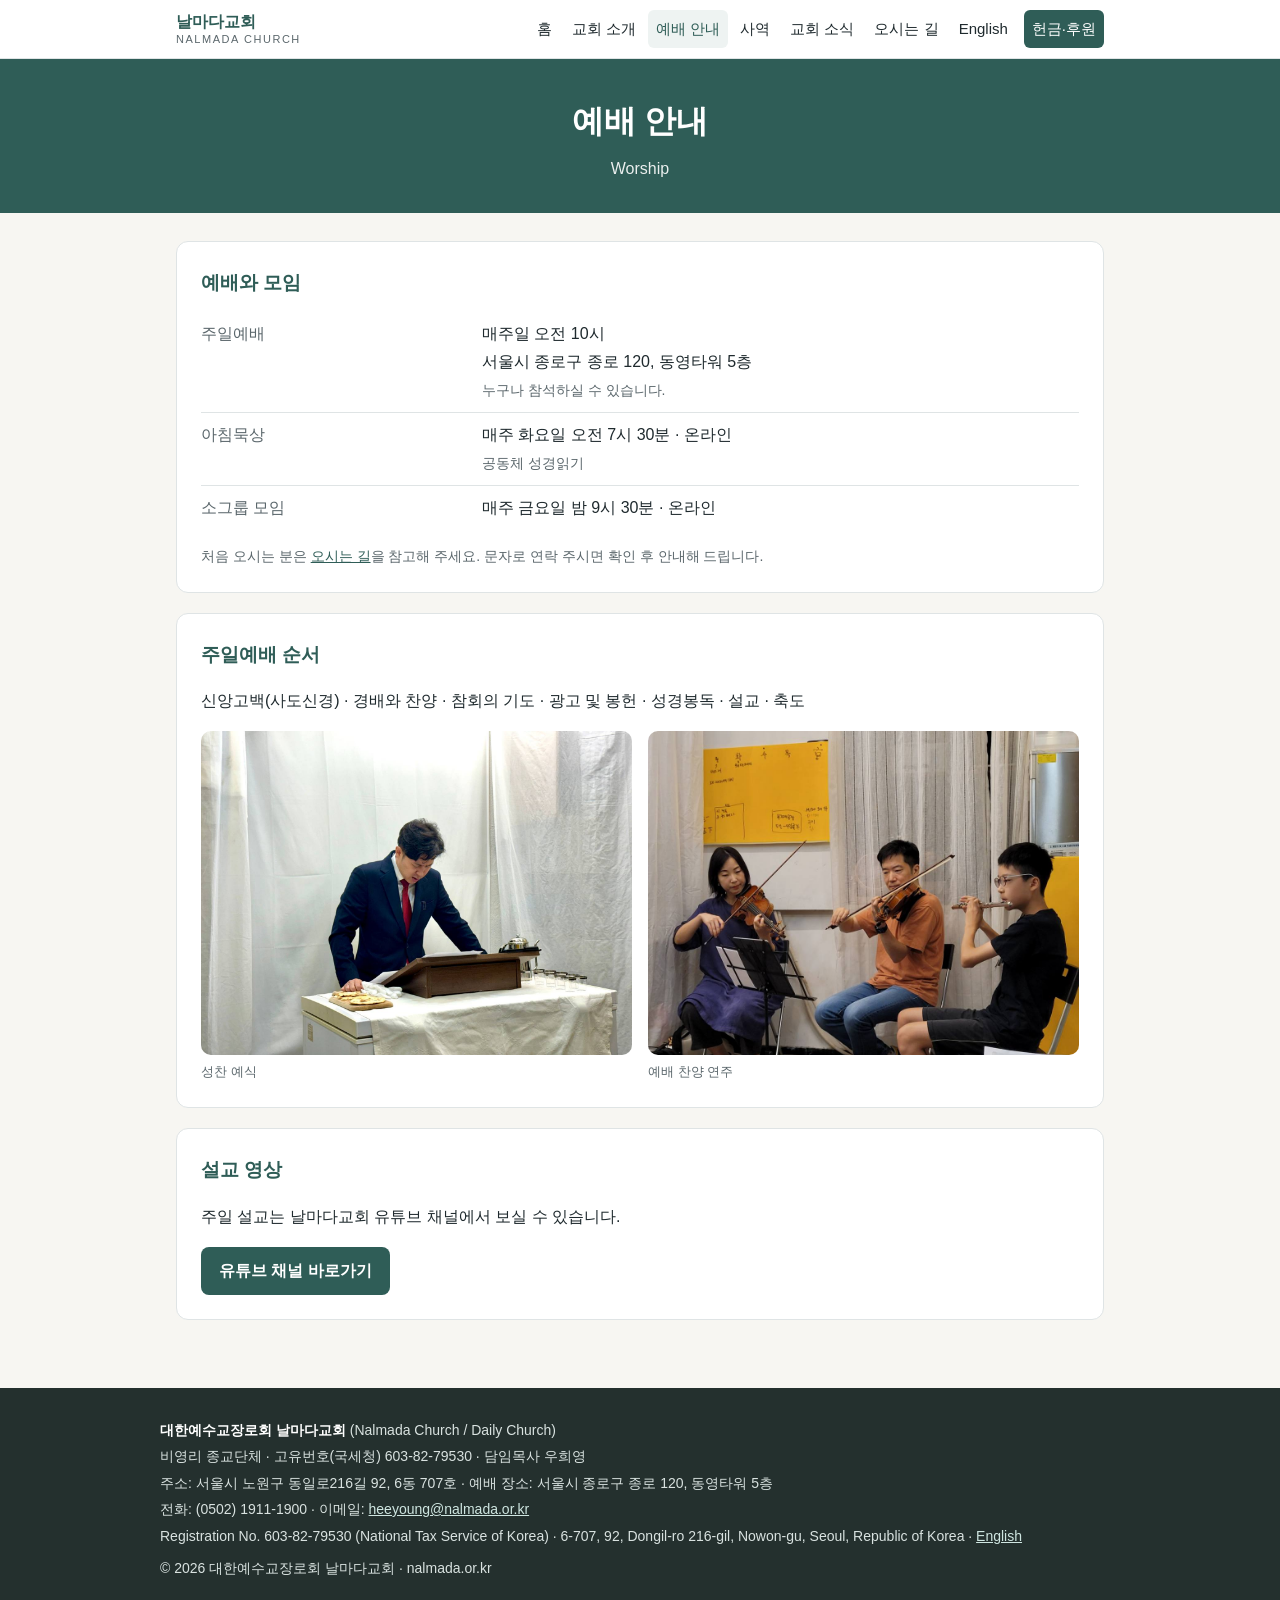
<file: worship.html>
<!doctype html>
<html lang="ko">
<head>
<meta charset="utf-8">
<meta name="viewport" content="width=device-width, initial-scale=1">
<title>예배 안내 | 대한예수교장로회 날마다교회 (Nalmada Church)</title>
<meta name="description" content="대한예수교장로회 날마다교회(Nalmada Church, Daily Church) 공식 홈페이지. 비영리 종교단체, 고유번호 603-82-79530.">
<link rel="stylesheet" href="style.css">
</head>
<body>
<header class="topbar"><div class="wrap">
<a class="brand" href="index.html">날마다교회<small>NALMADA CHURCH</small></a>
<nav><a href="index.html">홈</a><a href="about.html">교회 소개</a><a href="worship.html" class="on">예배 안내</a><a href="ministry.html">사역</a><a href="news.html">교회 소식</a><a href="contact.html">오시는 길</a><a href="en.html">English</a><a href="give.html" class="cta">헌금·후원</a></nav>
</div></header>

<div class="pagehead"><h1>예배 안내</h1><p>Worship</p></div>
<main>
  <section>
    <h2>예배와 모임</h2>
    <table>
      <tr><th>주일예배</th><td>매주일 오전 10시<br>서울시 종로구 종로 120, 동영타워 5층<br><span class="note">누구나 참석하실 수 있습니다.</span></td></tr>
      <tr><th>아침묵상</th><td>매주 화요일 오전 7시 30분 · 온라인<br><span class="note">공동체 성경읽기</span></td></tr>
      <tr><th>소그룹 모임</th><td>매주 금요일 밤 9시 30분 · 온라인</td></tr>
    </table>
    <p class="note" style="margin-bottom:0">처음 오시는 분은 <a href="contact.html">오시는 길</a>을 참고해 주세요. 문자로 연락 주시면 확인 후 안내해 드립니다.</p>
  </section>

  <section>
    <h2>주일예배 순서</h2>
    <p>신앙고백(사도신경) · 경배와 찬양 · 참회의 기도 · 광고 및 봉헌 · 성경봉독 · 설교 · 축도</p>
    <div class="grid">
      <figure><img src="images/communion.jpg" alt="성찬 예식을 집례하는 우희영 목사" width="1400" height="1050" loading="lazy"><figcaption>성찬 예식</figcaption></figure>
      <figure><img src="images/praise.jpg" alt="예배 찬양 연주" width="1050" height="1400" loading="lazy"><figcaption>예배 찬양 연주</figcaption></figure>
    </div>
  </section>

  <section>
    <h2>설교 영상</h2>
    <p>주일 설교는 날마다교회 유튜브 채널에서 보실 수 있습니다.</p>
    <p style="margin-bottom:0"><a class="btn solid" href="https://www.youtube.com/@daily_church" target="_blank" rel="noopener">유튜브 채널 바로가기</a></p>
  </section>
</main>

<footer><div class="wrap">
<div class="row"><strong>대한예수교장로회 날마다교회</strong> (Nalmada Church / Daily Church)</div>
<div class="row">비영리 종교단체 · 고유번호(국세청) 603-82-79530 · 담임목사 우희영</div>
<div class="row">주소: 서울시 노원구 동일로216길 92, 6동 707호 · 예배 장소: 서울시 종로구 종로 120, 동영타워 5층</div>
<div class="row">전화: (0502) 1911-1900 · 이메일: <a href="mailto:heeyoung@nalmada.or.kr">heeyoung@nalmada.or.kr</a></div>
<div class="row">Registration No. 603-82-79530 (National Tax Service of Korea) · 6-707, 92, Dongil-ro 216-gil, Nowon-gu, Seoul, Republic of Korea · <a href="en.html">English</a></div>
<div class="row" style="margin-top:8px">© 2026 대한예수교장로회 날마다교회 · nalmada.or.kr</div>
</div></footer>
</body>
</html>
</file>
<file: style.css>
:root{--ink:#1f2a2e;--muted:#5b676c;--line:#dfe4e5;--accent:#2f5d57;--accent-2:#3f7a72;--bg:#f7f6f2;--card:#fff}
*{box-sizing:border-box}
body{margin:0;background:var(--bg);color:var(--ink);font-family:"Noto Sans KR","Apple SD Gothic Neo","Malgun Gothic",sans-serif;line-height:1.75}
a{color:var(--accent)}
.topbar{background:#fff;border-bottom:1px solid var(--line);position:sticky;top:0;z-index:10}
.topbar .wrap{max-width:960px;margin:0 auto;padding:10px 16px;display:flex;flex-wrap:wrap;align-items:center;gap:8px 16px}
.brand{font-weight:700;color:var(--accent);text-decoration:none;margin-right:auto;line-height:1.3}
.brand small{display:block;font-weight:500;font-size:11px;letter-spacing:.14em;color:var(--muted)}
nav{display:flex;flex-wrap:wrap;gap:2px 4px;align-items:center}
nav a{text-decoration:none;color:var(--ink);font-size:15px;padding:6px 8px;border-radius:6px}
nav a:hover,nav a.on{background:#eef3f2;color:var(--accent)}
nav a.cta{background:var(--accent);color:#fff;margin-left:4px}
nav a.cta:hover{background:var(--accent-2);color:#fff}
.hero{background:var(--accent);color:#fff;text-align:center;padding:52px 16px 44px}
.hero .en{letter-spacing:.18em;font-size:13px;opacity:.85;margin:0 0 8px}
.hero h1{margin:0;font-size:clamp(26px,6vw,40px);line-height:1.3}
.hero p.sub{margin:10px 0 0;opacity:.92}
.hero .btns{margin-top:22px;display:flex;flex-wrap:wrap;gap:10px;justify-content:center}
.btn{display:inline-block;padding:10px 18px;border-radius:8px;text-decoration:none;font-weight:600}
.btn.light{background:#fff;color:var(--accent)}
.btn.line{border:1px solid rgba(255,255,255,.7);color:#fff}
.btn.solid{background:var(--accent);color:#fff}
.pagehead{background:var(--accent);color:#fff;padding:34px 16px 30px;text-align:center}
.pagehead h1{margin:0;font-size:clamp(24px,5vw,32px)}
.pagehead p{margin:6px 0 0;opacity:.9}
main{max-width:960px;margin:0 auto;padding:28px 16px 48px}
section{background:var(--card);border:1px solid var(--line);border-radius:12px;padding:24px;margin-bottom:20px}
h2{font-size:19px;margin:0 0 12px;color:var(--accent)}
h3{font-size:16px;margin:18px 0 6px}
table{border-collapse:collapse;width:100%}
th,td{text-align:left;vertical-align:top;padding:8px 0;border-bottom:1px solid var(--line)}
th{width:32%;color:var(--muted);font-weight:500;padding-right:12px}
tr:last-child th,tr:last-child td{border-bottom:none}
figure{margin:14px 0 0}
figure img{width:100%;height:auto;max-height:480px;object-fit:cover;border-radius:10px;display:block}
figcaption{font-size:13px;color:var(--muted);margin-top:6px}
.grid{display:grid;grid-template-columns:repeat(auto-fit,minmax(260px,1fr));gap:16px}
.grid figure{margin:0}
.grid figure img{aspect-ratio:4/3;height:auto;max-height:none}
.cards{display:grid;grid-template-columns:repeat(auto-fit,minmax(190px,1fr));gap:14px}
.card{border:1px solid var(--line);border-radius:10px;padding:16px;background:#fbfbf9}
.card h3{margin:0 0 6px;color:var(--accent)}
.card p{margin:0}
ul.plain{margin:0;padding-left:20px}
.note{font-size:14px;color:var(--muted)}
.account{font-size:18px;font-weight:700;letter-spacing:.02em}
footer{background:#24302e;color:#d9e2e0;font-size:14px;padding:28px 16px 34px}
footer .wrap{max-width:960px;margin:0 auto}
footer strong{color:#fff}
footer a{color:#cfe6e1}
footer .row{margin:2px 0}
@media (max-width:560px){th{width:38%}section{padding:18px}nav a{font-size:14px;padding:5px 6px}}
</file>
